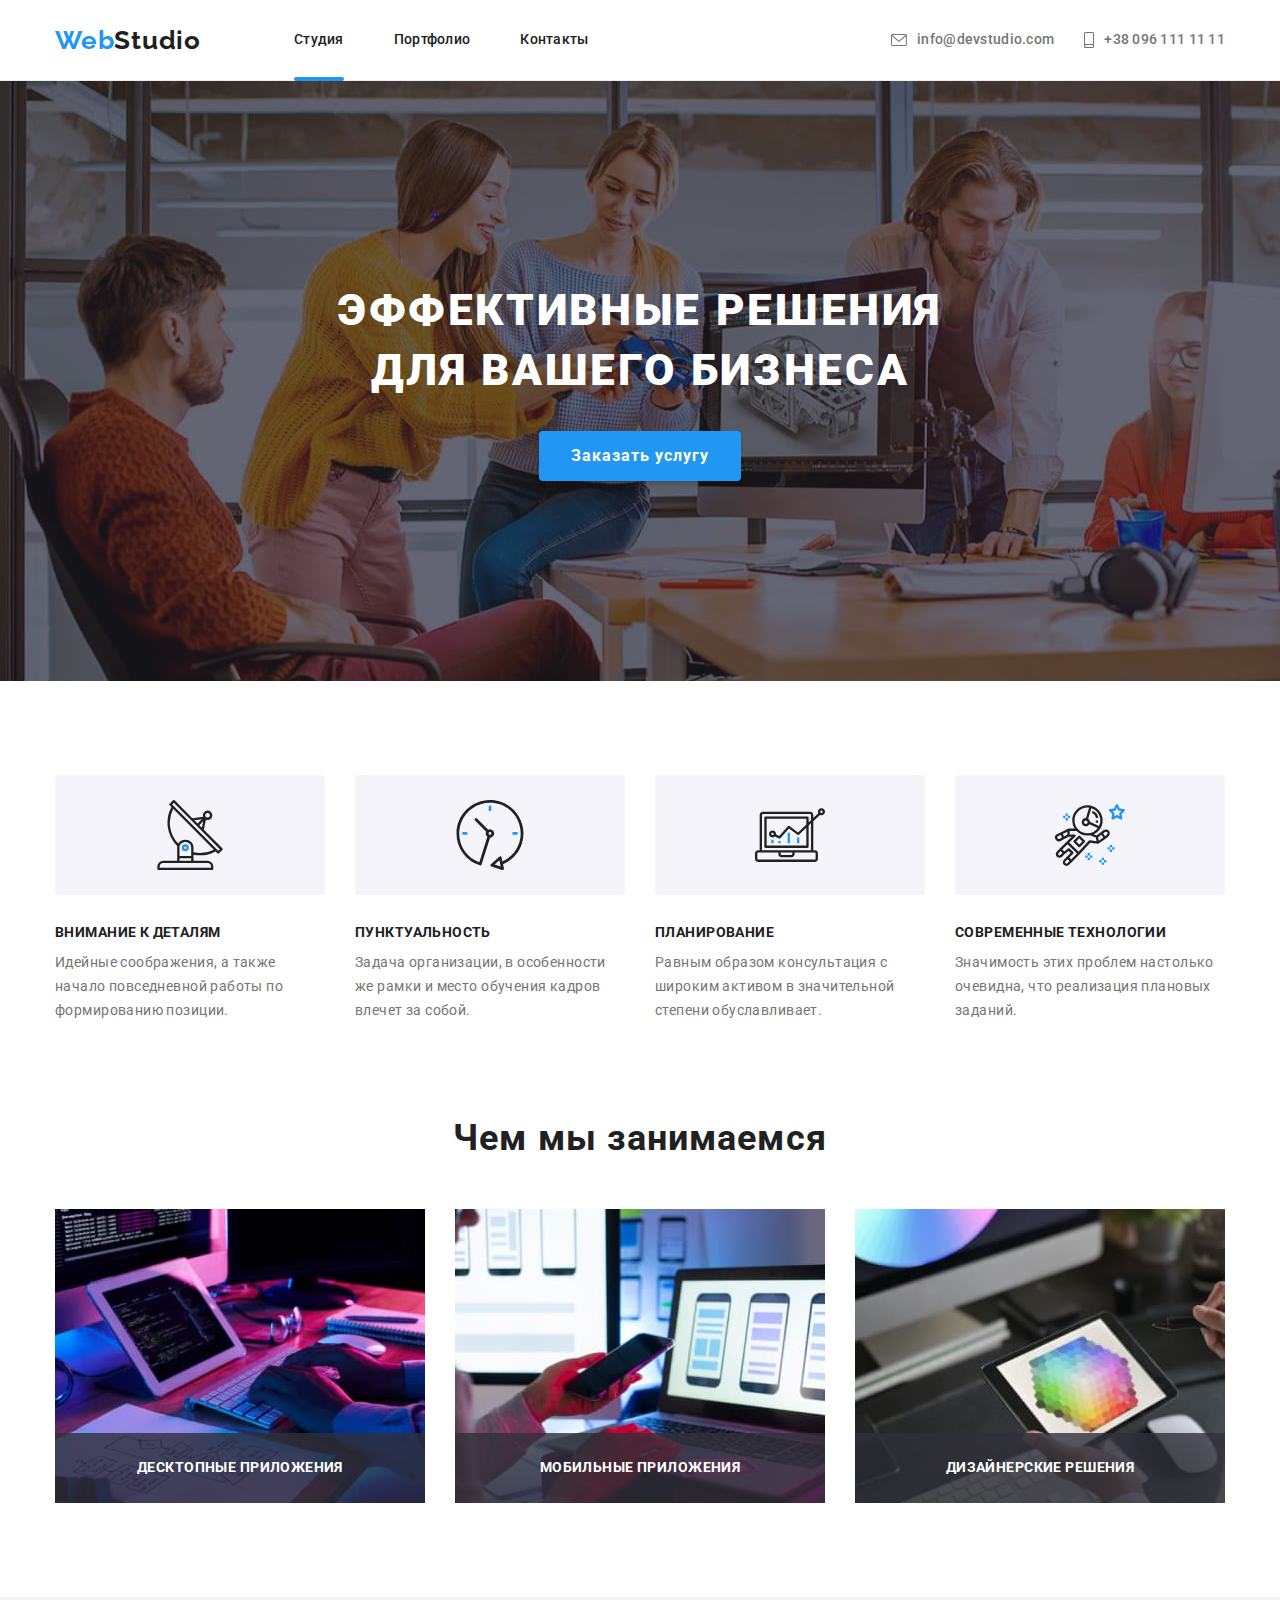
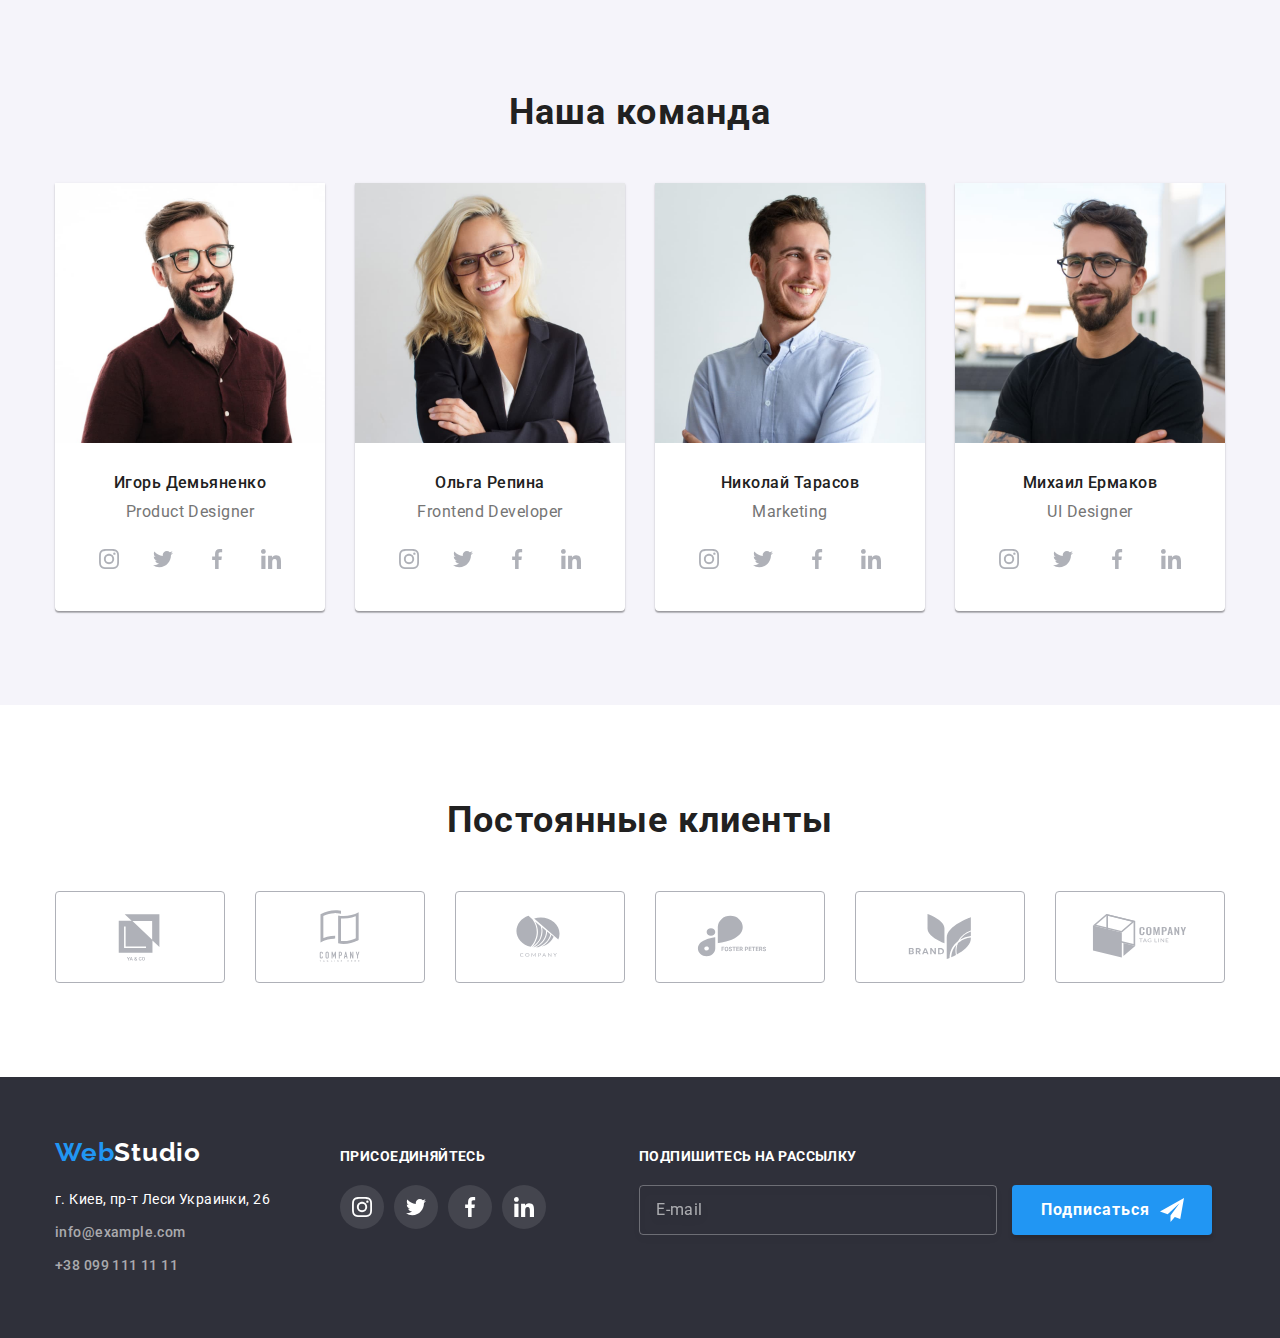
<file: index.html>
<!DOCTYPE html>
<html lang="ru">
  <head>
    <meta charset="UTF-8" />
    <meta http-equiv="X-UA-Compatible" content="IE=edge" />
    <meta name="viewport" content="width=device-width, initial-scale=1.0" />
    <title>Главная</title>
    <link
      href="https://fonts.googleapis.com/css2?family=Raleway:wght@700&family=Roboto:wght@400;500;700;900&display=swap"
      rel="stylesheet"
    />
    <link
      rel="stylesheet"
      href="https://cdnjs.cloudflare.com/ajax/libs/modern-normalize/1.1.0/modern-normalize.min.css"
    />
    <link rel="stylesheet" href="./css/styles.css" />
  </head>
  <body>
    <header>
      <div class="container main-nav">
        <a href="./index.html" class="logo"
          ><span class="logo-blue">Web</span>Studio</a
        >
        <nav>
          <ul class="list nav">
            <li class="item">
              <a href="./index.html" class="site-nav active">Студия</a>
            </li>
            <li class="item">
              <a href="./portfolio.html" class="site-nav">Портфолио</a>
            </li>
            <li class="item">
              <a href="" class="site-nav">Контакты</a>
            </li>
          </ul>
        </nav>

        <ul class="list contacts">
          <li class="item">
            <a href="mailto:info@devstudio.com" class="mail">
              <svg class="icon-mail" width="16" height="12">
                <use href="./images/icons.svg#icon-envelope"></use>
              </svg>
              info@devstudio.com</a
            >
          </li>
          <li class="item">
            <a href="tel:+380961111111" class="tel">
              <svg class="icon-tel" width="10" height="16">
                <use href="./images/icons.svg#icon-smartphone"></use>
              </svg>
              +38 096 111 11 11</a
            >
          </li>
        </ul>
      </div>
    </header>
    <main>
      <section class="hero section">
        <h1 class="hero-title">Эффективные решения для вашего бизнеса</h1>
        <button type="button" class="hero-button" data-modal-open>
          Заказать услугу
        </button>
      </section>
      <section class="section features">
        <div class="container">
          <!-- Скрытый заголовок -->
          <h2 class="visually-hidden">Наши приемущества</h2>
          <ul class="features-list">
            <li class="item">
              <div class="features-icon">
                <svg class="icon-antena" width="70" height="70">
                  <use href="./images/icons.svg#icon-antenna"></use>
                </svg>
              </div>
              <h3 class="features-title">Внимание к деталям</h3>
              <p class="features-text">
                Идейные соображения, а также начало повседневной работы по
                формированию позиции.
              </p>
            </li>
            <li class="item">
              <div class="features-icon">
                <svg class="icon-clock" width="70" height="70">
                  <use href="./images/icons.svg#icon-clock"></use>
                </svg>
              </div>
              <h3 class="features-title">Пунктуальность</h3>
              <p class="features-text">
                Задача организации, в особенности же рамки и место обучения
                кадров влечет за собой.
              </p>
            </li>
            <li class="item">
              <div class="features-icon">
                <svg class="icon-diagram" width="70" height="70">
                  <use href="./images/icons.svg#icon-diagram"></use>
                </svg>
              </div>
              <h3 class="features-title">Планирование</h3>
              <p class="features-text">
                Равным образом консультация с широким активом в значительной
                степени обуславливает.
              </p>
            </li>
            <li class="item">
              <div class="features-icon">
                <svg class="icon-astronaut" width="70" height="70">
                  <use href="./images/icons.svg#icon-astronaut"></use>
                </svg>
              </div>
              <h3 class="features-title">Современные технологии</h3>
              <p class="features-text">
                Значимость этих проблем настолько очевидна, что реализация
                плановых заданий.
              </p>
            </li>
          </ul>
        </div>
      </section>
      <section class="products section">
        <div class="container">
          <h2 class="products-title">Чем мы занимаемся</h2>
          <ul class="list products">
            <li class="item">
              <img
                class="products-image"
                src="./images/img-(1).jpg"
                alt="разработка програмного обеспечения"
                width="370"
              />
              <div class="products-text-box">
                <h3>Десктопные приложения</h3>
              </div>
            </li>
            <li class="item">
              <img
                class="products-image"
                src="./images/img-0.jpg"
                alt="демонстрация мобильного приложения"
                width="370"
              />
              <div class="products-text-box">
                <h3>Мобильные приложения</h3>
              </div>
            </li>
            <li class="item">
              <img
                class="products-image"
                src="./images/img-(2).jpg"
                alt="демонстрация графического решения"
                width="370"
              />
              <div class="products-text-box">
                <h3>Дизайнерские решения</h3>
              </div>
            </li>
          </ul>
        </div>
      </section>
      <section class="team section">
        <div class="container">
          <h2 class="team-main-title">Наша команда</h2>
          <ul class="list team">
            <li class="item">
              <img
                src="./images/img-(3).jpg"
                alt="фото дизайнера"
                width="270"
                class="team-image"
              />
              <div class="team-content">
                <h3 class="team-title">Игорь Демьяненко</h3>
                <p class="team-text">Product Designer</p>
                <ul class="teams-links-list">
                  <li class="links-list-item">
                    <a href="" class="team-link">
                      <svg class="team-icon" width="20" height="20">
                        <use href="./images/icons.svg#icon-instagram"></use>
                      </svg>
                    </a>
                  </li>
                  <li class="links-list-item">
                    <a href="" class="team-link">
                      <svg class="team-icon" width="20" height="20">
                        <use href="./images/icons.svg#icon-twitter"></use>
                      </svg>
                    </a>
                  </li>
                  <li class="links-list-item">
                    <a href="" class="team-link">
                      <svg class="team-icon" width="20" height="20">
                        <use href="./images/icons.svg#icon-facebook"></use>
                      </svg>
                    </a>
                  </li>
                  <li class="links-list-item">
                    <a href="" class="team-link">
                      <svg class="team-icon" width="20" height="20">
                        <use href="./images/icons.svg#icon-linkedin"></use>
                      </svg>
                    </a>
                  </li>
                </ul>
              </div>
            </li>
            <li class="item">
              <img
                src="./images/img-(4).jpg"
                alt="фото разроботчика"
                width="270"
                class="team-image"
              />
              <div class="team-content">
                <h3 class="team-title">Ольга Репина</h3>
                <p class="team-text">Frontend Developer</p>
                <ul class="teams-links-list">
                  <li class="links-list-item">
                    <a href="" class="team-link">
                      <svg class="team-icon" width="20" height="20">
                        <use href="./images/icons.svg#icon-instagram"></use>
                      </svg>
                    </a>
                  </li>
                  <li class="links-list-item">
                    <a href="" class="team-link">
                      <svg class="team-icon" width="20" height="20">
                        <use href="./images/icons.svg#icon-twitter"></use>
                      </svg>
                    </a>
                  </li>
                  <li class="links-list-item">
                    <a href="" class="team-link">
                      <svg class="team-icon" width="20" height="20">
                        <use href="./images/icons.svg#icon-facebook"></use>
                      </svg>
                    </a>
                  </li>
                  <li class="links-list-item">
                    <a href="" class="team-link">
                      <svg class="team-icon" width="20" height="20">
                        <use href="./images/icons.svg#icon-linkedin"></use>
                      </svg>
                    </a>
                  </li>
                </ul>
              </div>
            </li>
            <li class="item">
              <img
                src="./images/img-(5).jpg"
                alt="фото маркетолога"
                width="270"
                class="team-image"
              />
              <div class="team-content">
                <h3 class="team-title">Николай Тарасов</h3>
                <p class="team-text">Marketing</p>
                <ul class="teams-links-list">
                  <li class="links-list-item">
                    <a href="" class="team-link">
                      <svg class="team-icon" width="20" height="20">
                        <use href="./images/icons.svg#icon-instagram"></use>
                      </svg>
                    </a>
                  </li>
                  <li class="links-list-item">
                    <a href="" class="team-link">
                      <svg class="team-icon" width="20" height="20">
                        <use href="./images/icons.svg#icon-twitter"></use>
                      </svg>
                    </a>
                  </li>
                  <li class="links-list-item">
                    <a href="" class="team-link">
                      <svg class="team-icon" width="20" height="20">
                        <use href="./images/icons.svg#icon-facebook"></use>
                      </svg>
                    </a>
                  </li>
                  <li class="links-list-item">
                    <a href="" class="team-link">
                      <svg class="team-icon" width="20" height="20">
                        <use href="./images/icons.svg#icon-linkedin"></use>
                      </svg>
                    </a>
                  </li>
                </ul>
              </div>
            </li>
            <li class="item">
              <img
                src="./images/img-(6).jpg"
                alt="фото дизайнера"
                width="270"
                class="team-image"
              />
              <div class="team-content">
                <h3 class="team-title">Михаил Ермаков</h3>
                <p class="team-text">UI Designer</p>
                <ul class="teams-links-list">
                  <li class="links-list-item">
                    <a href="" class="team-link">
                      <svg class="team-icon" width="20" height="20">
                        <use href="./images/icons.svg#icon-instagram"></use>
                      </svg>
                    </a>
                  </li>
                  <li class="links-list-item">
                    <a href="" class="team-link">
                      <svg class="team-icon" width="20" height="20">
                        <use href="./images/icons.svg#icon-twitter"></use>
                      </svg>
                    </a>
                  </li>
                  <li class="links-list-item">
                    <a href="" class="team-link">
                      <svg class="team-icon" width="20" height="20">
                        <use href="./images/icons.svg#icon-facebook"></use>
                      </svg>
                    </a>
                  </li>
                  <li class="links-list-item">
                    <a href="" class="team-link">
                      <svg class="team-icon" width="20" height="20">
                        <use href="./images/icons.svg#icon-linkedin"></use>
                      </svg>
                    </a>
                  </li>
                </ul>
              </div>
            </li>
          </ul>
        </div>
      </section>
      <section class="clients section">
        <div class="container">
          <h2 class="clients-title">Постоянные клиенты</h2>
          <ul class="clients-list">
            <li class="clients-list-item">
              <a class="clients-link" href="">
                <svg class="clients-icon" width="106" height="60">
                  <use href="./images/icons.svg#icon-client-1"></use>
                </svg>
              </a>
            </li>
            <li class="clients-list-item">
              <a class="clients-link" href="">
                <svg class="clients-icon" width="106" height="60">
                  <use href="./images/icons.svg#icon-client-2"></use>
                </svg>
              </a>
            </li>
            <li class="clients-list-item">
              <a class="clients-link" href="">
                <svg class="clients-icon" width="106" height="60">
                  <use href="./images/icons.svg#icon-client-3"></use>
                </svg>
              </a>
            </li>
            <li class="clients-list-item">
              <a class="clients-link" href="">
                <svg class="clients-icon" width="106" height="60">
                  <use href="./images/icons.svg#icon-client-4"></use>
                </svg>
              </a>
            </li>
            <li class="clients-list-item">
              <a class="clients-link" href="">
                <svg class="clients-icon" width="106" height="60">
                  <use href="./images/icons.svg#icon-client-5"></use>
                </svg>
              </a>
            </li>
            <li class="clients-list-item">
              <a class="clients-link" href="">
                <svg class="clients-icon" width="106" height="60">
                  <use href="./images/icons.svg#icon-client-6"></use>
                </svg>
              </a>
            </li>
          </ul>
        </div>
      </section>
    </main>
    <footer>
      <div class="container footer">
        <div class="adress-cotain">
          <a href="" class="logo-footer"
            ><span class="logo-blue">Web</span>Studio</a
          >
          <address class="adress">
            г. Киев, пр-т Леси Украинки, 26
            <a href="mailto:info@example.com" class="mail">info@example.com</a>
            <a href="tel:+380991111111" class="tel">+38 099 111 11 11</a>
          </address>
        </div>
        <div class="footer-join">
          <b class="footer-join-title">присоединяйтесь</b>
          <ul class="join-links-list">
            <li class="join-list-item">
              <a href="" class="join-link">
                <svg class="join-icon" width="20" height="20">
                  <use href="./images/icons.svg#icon-instagram"></use>
                </svg>
              </a>
            </li>
            <li class="join-list-item">
              <a href="" class="join-link">
                <svg class="join-icon" width="20" height="20">
                  <use href="./images/icons.svg#icon-twitter"></use>
                </svg>
              </a>
            </li>
            <li class="join-list-item">
              <a href="" class="join-link">
                <svg class="join-icon" width="20" height="20">
                  <use href="./images/icons.svg#icon-facebook"></use>
                </svg>
              </a>
            </li>
            <li class="join-list-item">
              <a href="" class="join-link">
                <svg class="join-icon" width="20" height="20">
                  <use href="./images/icons.svg#icon-linkedin"></use>
                </svg>
              </a>
            </li>
          </ul>
        </div>
        <div class="form-group" role="group" aria-labelledby="subscribe-form">
          <form name="subscribe-form">
            <b class="subscribe-text">Подпишитесь на рассылку</b>
            <input
              class="subscribe-email"
              type="email"
              name="email"
              placeholder="E-mail"
            />
            <button type="submit" class="subscribe-button">
              Подписаться
              <svg class="submit-icon" width="24" height="24">
                <use href="./images/icons.svg#icon-icon-send"></use>
              </svg>
            </button>
          </form>
        </div>
      </div>
    </footer>

    <div class="backdrop is-hidden" data-modal>
      <div class="modal">
        <button type="button" class="modal-close" data-modal-close>
          <svg class="modal-close-icon" width="18" height="18">
            <use href="./images/icons.svg#icon-close-black"></use>
          </svg>
        </button>

        <form class="request-form">
          <b class="request-title">Оставьте свои данные, мы вам перезвоним</b>
          <div class="form-field">
            <label class="request-name-label" for="name">Имя</label>
            <input
              class="request-name-input"
              type="text"
              name="name"
              id="name"
            />
            <svg class="request-name-icon" width="18" height="18">
              <use href="./images/icons.svg#icon-person-black"></use>
            </svg>
          </div>

          <div class="form-field">
            <label class="request-tel-label" for="tel">Телефон</label>
            <input class="request-tel-input" type="tel" id="tel" name="tel" />
            <svg class="request-tel-icon" width="18" height="18">
              <use href="./images/icons.svg#icon-phone-black"></use>
            </svg>
          </div>

          <div class="form-field">
            <label class="request-email-label" for="email">Почта</label>
            <input
              class="request-email-input"
              type="email"
              id="email"
              name="email"
            />
            <svg class="request-email-icon" width="18" height="18">
              <use href="./images/icons.svg#icon-email-black"></use>
            </svg>
          </div>

          <label class="request-comment-label" for="comment">Комментарий</label>
          <textarea
            class="request-comment-area"
            name="comment"
            id="comment"
            rows="8"
            placeholder="Введите текст"
          ></textarea>

          <label class="request-privacy-label"
            ><input
              class="request-privacy-input visually-hidden"
              type="checkbox"
              name="privacy"
              value="agree"
            />
            <span class="request-privacy-icon">
              <svg class="checkbox-icon" width="16" height="15">
                <use href="./images/icons.svg#icon-checkbox"></use>
              </svg>
            </span>
            <span class="request-privacy-checked">
              <svg class="checkbox-checked-icon" width="16" height="15">
                <use href="./images/icons.svg#icon-icon-check"></use>
              </svg>
            </span>

            Соглашаюсь с рассылкой и принимаю
            <a href="">Условия договора</a></label
          >

          <button class="request-button" type="submit">Отправить</button>
        </form>
      </div>
    </div>

    <script src="./js/modal.js"></script>
  </body>
</html>
</file>
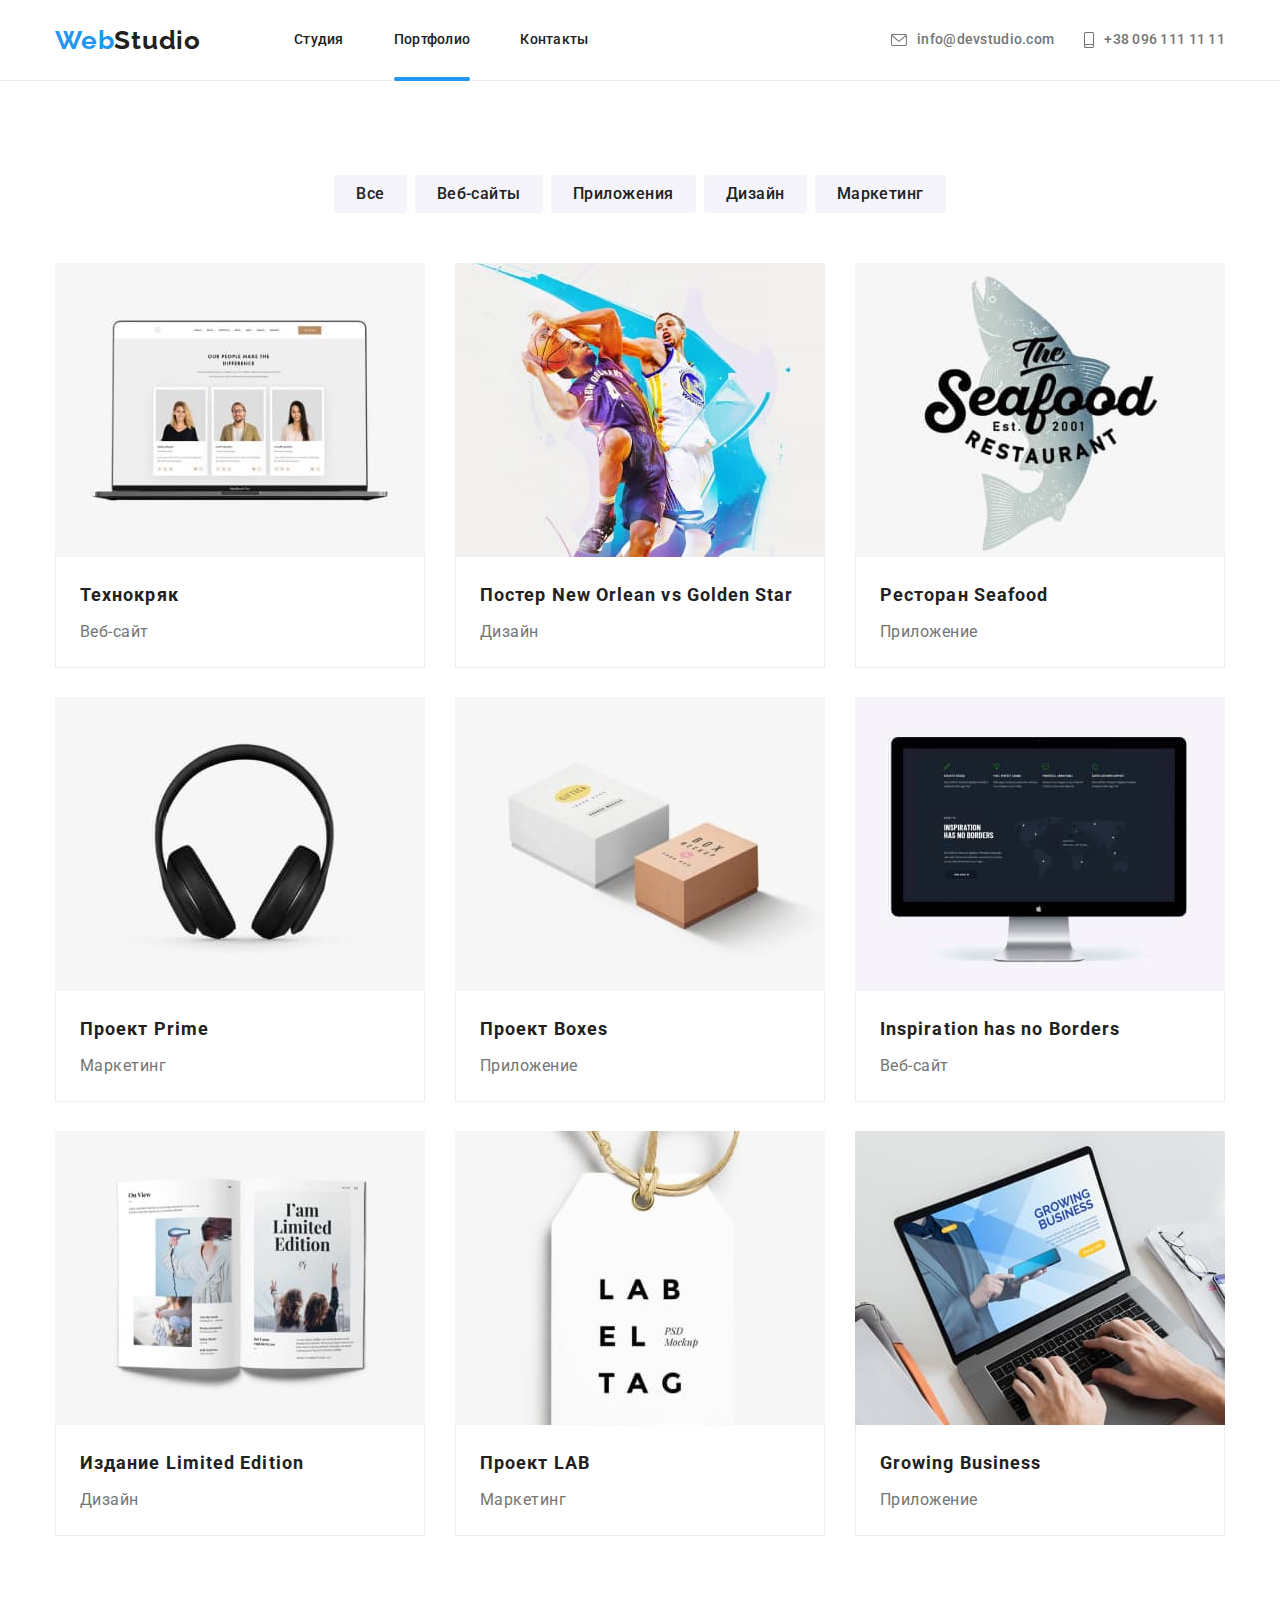
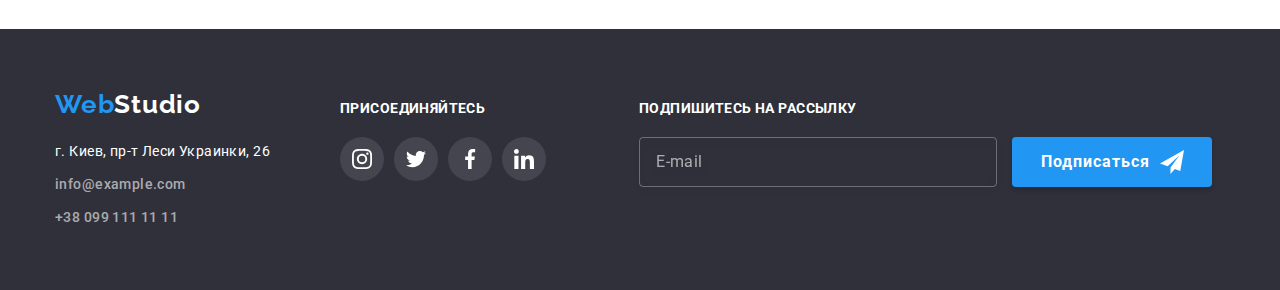
<file: portfolio.html>
<!DOCTYPE html>
<html lang="en">
  <head>
    <meta charset="UTF-8" />
    <meta http-equiv="X-UA-Compatible" content="IE=edge" />
    <meta name="viewport" content="width=device-width, initial-scale=1.0" />
    <title>Портфолио</title>
    <link
      href="https://fonts.googleapis.com/css2?family=Raleway:wght@700&family=Roboto:wght@400;500;700;900&display=swap"
      rel="stylesheet"
    />
    <link
      rel="stylesheet"
      href="https://cdnjs.cloudflare.com/ajax/libs/modern-normalize/1.1.0/modern-normalize.min.css"
    />
    <link rel="stylesheet" href="./css/styles.css" />
  </head>
  <body>
    <header>
      <div class="container main-nav">
        <a href="./index.html" class="logo"
          ><span class="logo-blue">Web</span>Studio</a
        >
        <nav>
          <ul class="list nav">
            <li class="item">
              <a href="./index.html" class="site-nav">Студия</a>
            </li>
            <li class="item">
              <a href="./portfolio.html" class="site-nav active">Портфолио</a>
            </li>
            <li class="item">
              <a href="" class="site-nav">Контакты</a>
            </li>
          </ul>
        </nav>

        <ul class="list contacts">
          <li class="item">
            <a href="mailto:info@devstudio.com" class="mail">
              <svg class="icon-mail" width="16" height="12">
                <use href="./images/icons.svg#icon-envelope"></use>
              </svg>
              info@devstudio.com</a
            >
          </li>
          <li class="item">
            <a href="tel:+380961111111" class="tel">
              <svg class="icon-tel" width="10" height="16">
                <use href="./images/icons.svg#icon-smartphone"></use>
              </svg>
              +38 096 111 11 11</a
            >
          </li>
        </ul>
      </div>
    </header>

    <main>
      <section class="section">
        <div class="container">
          <!-- Hidden title -->
          <h1 class="visually-hidden">Портфолио</h1>

          <ul class="button-list">
            <li class="item">
              <button type="button" class="portfolio-button">Все</button>
            </li>
            <li class="item">
              <button type="button" class="portfolio-button">Веб-сайты</button>
            </li>
            <li class="item">
              <button type="button" class="portfolio-button">Приложения</button>
            </li>
            <li class="item">
              <button type="button" class="portfolio-button">Дизайн</button>
            </li>
            <li class="item">
              <button type="button" class="portfolio-button">Маркетинг</button>
            </li>
          </ul>

          <ul class="portfolio-list">
            <li class="item">
              <div class="portfolio-thumb">
                <img
                  src="./images/portf-1.jpg"
                  alt="Картинка веб-сайта"
                  width="370"
                  class="porfolio-image"
                />
                <div class="overlay">
                  <p>
                    Ресурс предлагает комплексные предложения с разным уровнем
                    функционала и сервисов. Все это позволит посетителю получить
                    исчерпывающие сведения о компании или частном лице.
                  </p>
                </div>
              </div>

              <div class="content-in-border">
                <h2 class="portfolio-list-title">Технокряк</h2>
                <p class="portfolio-list-text">Веб-сайт</p>
              </div>
            </li>
            <li class="item">
              <div class="portfolio-thumb">
                <img
                  src="./images/portf-2.jpg"
                  alt="Пример постера"
                  width="370"
                  class="porfolio-image"
                />
                <div class="overlay">
                  <p>
                    Ресурс предлагает комплексные предложения с разным уровнем
                    функционала и сервисов. Все это позволит посетителю получить
                    исчерпывающие сведения о компании или частном лице.
                  </p>
                </div>
              </div>

              <div class="content-in-border">
                <h2 class="portfolio-list-title">
                  Постер New Orlean vs Golden Star
                </h2>
                <p class="portfolio-list-text">Дизайн</p>
              </div>
            </li>
            <li class="item">
              <div class="portfolio-thumb">
                <img
                  src="./images/portf-3.jpg"
                  alt="Логотип ресторана"
                  width="370"
                  class="porfolio-image"
                />
                <div class="overlay">
                  <p>
                    Ресурс предлагает комплексные предложения с разным уровнем
                    функционала и сервисов. Все это позволит посетителю получить
                    исчерпывающие сведения о компании или частном лице.
                  </p>
                </div>
              </div>

              <div class="content-in-border">
                <h2 class="portfolio-list-title">Ресторан Seafood</h2>
                <p class="portfolio-list-text">Приложение</p>
              </div>
            </li>
            <li class="item">
              <div class="portfolio-thumb">
                <img
                  src="./images/portf-4.jpg"
                  alt="Изображение наушников"
                  width="370"
                  class="porfolio-image"
                />
                <div class="overlay">
                  <p>
                    Ресурс предлагает комплексные предложения с разным уровнем
                    функционала и сервисов. Все это позволит посетителю получить
                    исчерпывающие сведения о компании или частном лице.
                  </p>
                </div>
              </div>

              <div class="content-in-border">
                <h2 class="portfolio-list-title">Проект Prime</h2>
                <p class="portfolio-list-text">Маркетинг</p>
              </div>
            </li>
            <li class="item">
              <div class="portfolio-thumb">
                <img
                  src="./images/portf-5.jpg"
                  alt="Изображение коробочек"
                  width="370"
                  class="porfolio-image"
                />
                <div class="overlay">
                  <p>
                    Ресурс предлагает комплексные предложения с разным уровнем
                    функционала и сервисов. Все это позволит посетителю получить
                    исчерпывающие сведения о компании или частном лице.
                  </p>
                </div>
              </div>

              <div class="content-in-border">
                <h2 class="portfolio-list-title">Проект Boxes</h2>
                <p class="portfolio-list-text">Приложение</p>
              </div>
            </li>
            <li class="item">
              <div class="portfolio-thumb">
                <img
                  src="./images/portf-6.jpg"
                  alt="Илюстрация веб-сайта"
                  width="370"
                  class="porfolio-image"
                />
                <div class="overlay">
                  <p>
                    Ресурс предлагает комплексные предложения с разным уровнем
                    функционала и сервисов. Все это позволит посетителю получить
                    исчерпывающие сведения о компании или частном лице.
                  </p>
                </div>
              </div>

              <div class="content-in-border">
                <h2 class="portfolio-list-title">Inspiration has no Borders</h2>
                <p class="portfolio-list-text">Веб-сайт</p>
              </div>
            </li>
            <li class="item">
              <div class="portfolio-thumb">
                <img
                  src="./images/portf-7.jpg"
                  alt="Изображение журнала"
                  width="370"
                  class="porfolio-image"
                />
                <div class="overlay">
                  <p>
                    Ресурс предлагает комплексные предложения с разным уровнем
                    функционала и сервисов. Все это позволит посетителю получить
                    исчерпывающие сведения о компании или частном лице.
                  </p>
                </div>
              </div>

              <div class="content-in-border">
                <h2 class="portfolio-list-title">Издание Limited Edition</h2>
                <p class="portfolio-list-text">Дизайн</p>
              </div>
            </li>
            <li class="item">
              <div class="portfolio-thumb">
                <img
                  src="./images/portf-8.jpg"
                  alt="Изображение бирки"
                  width="370"
                  class="porfolio-image"
                />
                <div class="overlay">
                  <p>
                    Ресурс предлагает комплексные предложения с разным уровнем
                    функционала и сервисов. Все это позволит посетителю получить
                    исчерпывающие сведения о компании или частном лице.
                  </p>
                </div>
              </div>

              <div class="content-in-border">
                <h2 class="portfolio-list-title">Проект LAB</h2>
                <p class="portfolio-list-text">Маркетинг</p>
              </div>
            </li>
            <li class="item">
              <div class="portfolio-thumb">
                <img
                  src="./images/portf-9.jpg"
                  alt="Изибражение приложения на лептопе"
                  width="370"
                  class="porfolio-image"
                />
                <div class="overlay">
                  <p>
                    Ресурс предлагает комплексные предложения с разным уровнем
                    функционала и сервисов. Все это позволит посетителю получить
                    исчерпывающие сведения о компании или частном лице.
                  </p>
                </div>
              </div>

              <div class="content-in-border">
                <h2 class="portfolio-list-title">Growing Business</h2>
                <p class="portfolio-list-text">Приложение</p>
              </div>
            </li>
          </ul>
        </div>
      </section>
    </main>

    <footer>
      <div class="container footer">
        <div class="adress-cotain">
          <a href="" class="logo-footer"
            ><span class="logo-blue">Web</span>Studio</a
          >
          <address class="adress">
            г. Киев, пр-т Леси Украинки, 26
            <a href="mailto:info@example.com" class="mail">info@example.com</a>
            <a href="tel:+380991111111" class="tel">+38 099 111 11 11</a>
          </address>
        </div>
        <div class="footer-join">
          <b class="footer-join-title">присоединяйтесь</b>
          <ul class="join-links-list">
            <li class="join-list-item">
              <a href="" class="join-link">
                <svg class="join-icon" width="20" height="20">
                  <use href="./images/icons.svg#icon-instagram"></use>
                </svg>
              </a>
            </li>
            <li class="join-list-item">
              <a href="" class="join-link">
                <svg class="join-icon" width="20" height="20">
                  <use href="./images/icons.svg#icon-twitter"></use>
                </svg>
              </a>
            </li>
            <li class="join-list-item">
              <a href="" class="join-link">
                <svg class="join-icon" width="20" height="20">
                  <use href="./images/icons.svg#icon-facebook"></use>
                </svg>
              </a>
            </li>
            <li class="join-list-item">
              <a href="" class="join-link">
                <svg class="join-icon" width="20" height="20">
                  <use href="./images/icons.svg#icon-linkedin"></use>
                </svg>
              </a>
            </li>
          </ul>
        </div>
        <div class="form-group" role="group" aria-labelledby="subscribe-form">
          <form name="subscribe-form">
            <b class="subscribe-text">Подпишитесь на рассылку</b>
            <input
              class="subscribe-email"
              type="email"
              name="email"
              placeholder="E-mail"
            />
            <button type="submit" class="subscribe-button">
              Подписаться
              <svg class="submit-icon" width="24" height="24">
                <use href="./images/icons.svg#icon-icon-send"></use>
              </svg>
            </button>
          </form>
        </div>
      </div>
    </footer>
  </body>
</html>
</file>
<file: css/styles.css>
/* palette */

:root {
  --main-white-color: #ffffff;
  --main-text-color: #757575;
  --main-title-color: #212121;
  --main-accent-color: #2196f3;
}

body {
  background-color: var(--main-white-color);
  color: var(--main-text-color);
  font-family: "Roboto", sans-serif;
  font-size: 14px;
}

h1,
h2,
h3,
h4,
p {
  margin-top: 0;
  margin-bottom: 0;
}

.visually-hidden {
  position: absolute;
  width: 1px;
  height: 1px;
  margin: -1px;
  border: 0;
  padding: 0;
  white-space: nowrap;
  clip-path: inset(100%);
  clip: rect(0 0 0 0);
  overflow: hidden;
}

header {
  border-bottom: 1px solid #ececec;
}

/* container */

.container {
  width: 1200px;
  padding-left: 15px;
  padding-right: 15px;
  margin-left: auto;
  margin-right: auto;
}

.section {
  padding-top: 94px;
  padding-bottom: 94px;
}

/* Logo */

.logo {
  color: var(--main-title-color);
  margin-right: 93px;
}
.logo,
.logo-footer {
  font-weight: 700;
  font-size: 26px;
  line-height: 1.19;
  text-decoration: none;
  font-family: "Raleway", sans-serif;
  letter-spacing: 0.03em;
}
.logo-blue {
  color: var(--main-accent-color);
}
.logo-footer {
  color: var(--main-white-color);
  margin-bottom: 20px;
  display: inline-block;
}

.list,
.features-list,
.portfolio-list,
.button-list,
.teams-links-list,
.clients-list,
.join-links-list {
  list-style: none;
  margin-top: 0;
  margin-bottom: 0;
  padding-left: 0;
}

/* site-nav */

.site-nav,
.mail,
.tel {
  text-decoration: none;
  line-height: 1.14;
  letter-spacing: 0.02em;
  font-weight: 500;
}
.site-nav {
  color: var(--main-title-color);
  padding-top: 32px;
  padding-bottom: 32px;

  display: block;

  transition: color 250ms cubic-bezier(0.4, 0, 0.2, 1);
}

.active {
  position: relative;
}
.active::after {
  position: absolute;
  bottom: -1px;

  content: "";
  display: block;
  width: 100%;
  height: 4px;
  border-radius: 2px;
  background-color: var(--main-accent-color);
}
.list.contacts {
  margin-left: auto;
}

.list.contacts .item + .item {
  margin-left: 30px;
}

.mail,
.tel {
  color: var(--main-text-color);
  padding-top: 32px;
  padding-bottom: 32px;
  display: flex;
  align-items: center;

  transition: color 250ms cubic-bezier(0.4, 0, 0.2, 1);
}

.icon-tel,
.icon-mail {
  margin-right: 10px;
  fill: currentColor;
}

.adress .mail,
.adress .tel {
  line-height: 1.71;
  letter-spacing: 0.03em;
  color: rgba(255, 255, 255, 0.6);
  display: block;
  margin-top: 9px;
  padding: 0;
}

.site-nav:hover,
.mail:hover,
.tel:hover,
.site-nav:focus,
.mail:focus,
.tel:focus {
  color: var(--main-accent-color);
}

.list.nav,
.list.contacts {
  display: flex;
}

.list.nav .item:not(:last-child) {
  margin-right: 50px;
}

.main-nav {
  display: flex;
  align-items: center;
}

/* hero */

.hero {
  background-image: linear-gradient(
      to right,
      rgba(47, 48, 58, 0.4),
      rgba(47, 48, 58, 0.4)
    ),
    url(../images/hero-img.jpg);
  background-color: #2f303a;
  text-align: center;
}

.hero.section {
  padding-top: 200px;
  padding-bottom: 200px;
  max-width: 1600px;
  margin-left: auto;
  margin-right: auto;
}

.hero-title {
  font-weight: 900;
  font-size: 44px;
  line-height: 1.36;
  max-width: 696px;

  letter-spacing: 0.06em;
  text-transform: uppercase;

  color: var(--main-white-color);
  margin-bottom: 30px;
  margin-left: auto;
  margin-right: auto;
}
.hero-button {
  background-color: var(--main-accent-color);
  color: var(--main-white-color);

  font-family: "Roboto", sans-serif;
  font-weight: 700;
  font-size: 16px;
  line-height: 1.88;
  letter-spacing: 0.06em;
  padding: 10px 32px;

  cursor: pointer;
  box-shadow: 0px 4px 4px rgba(0, 0, 0, 0.15);
  border-radius: 4px;
  border: none;
}

/* features */

.features-list {
  display: flex;
}

.section.features {
  padding-bottom: 0;
}

.features-list .item + .item {
  margin-left: 30px;
}
.features-list .item {
  max-width: 270px;
}

.features-title {
  font-size: 14px;
  line-height: 1.14;
  letter-spacing: 0.03em;
  text-transform: uppercase;
  color: var(--main-title-color);
  margin-bottom: 10px;
}
.features-text {
  line-height: 1.71;
  letter-spacing: 0.03em;
}

.features-icon {
  background: #f5f4fa;
  border-radius: 4px;
  height: 120px;

  margin-bottom: 30px;
  display: flex;
  justify-content: center;
  align-items: center;
}
/* products */

.list.products {
  display: flex;
}

.list.products .item:not(:last-child) {
  margin-right: 30px;
}

.list.products .item {
  position: relative;
}

.products-title,
.team-main-title {
  font-size: 36px;
  line-height: 1.17;
  text-align: center;
  letter-spacing: 0.03em;
  color: var(--main-title-color);
  margin-bottom: 50px;
}

.products-image {
  display: block;
}

.products-text-box {
  position: absolute;
  bottom: 0;
  right: 0;

  width: 100%;

  padding-top: 27px;
  padding-bottom: 27px;

  background-color: rgba(47, 48, 58, 0.8);
  text-align: center;
}
.products-text-box > h3 {
  font-size: 14px;
  line-height: 1.14;
  letter-spacing: 0.03em;
  text-transform: uppercase;
  color: var(--main-white-color);
}

/* team */

.team.section {
  background: #f5f4fa;
}

.team.list {
  display: flex;
}
.team.list .item:not(:last-child) {
  margin-right: 30px;
}
.team.list .item {
  background-color: var(--main-white-color);
  text-align: center;
  box-shadow: 0px 1px 3px rgba(0, 0, 0, 0.12), 0px 1px 1px rgba(0, 0, 0, 0.14),
    0px 2px 1px rgba(0, 0, 0, 0.2);
  border-radius: 0px 0px 4px 4px;
}

.team-title {
  font-weight: 500;
  font-size: 16px;
  line-height: 1.19;
  letter-spacing: 0.03em;
  color: var(--main-title-color);
  margin-bottom: 10px;
}
.team-text {
  font-size: 16px;
  line-height: 1.19;
  letter-spacing: 0.03em;
}

.team-image {
  display: block;
}

.team-content {
  padding-top: 30px;
  padding-bottom: 30px;
}
.teams-links-list {
  display: flex;
  margin-left: 32px;
  margin-right: 32px;
  margin-top: 16px;
}

.teams-links-list li:not(:last-child) {
  margin-right: 10px;
}

.team-link {
  width: 44px;
  height: 44px;
  border-radius: 50%;

  display: flex;
  align-items: center;
  justify-content: center;

  color: #afb1b8;

  transition: color 250ms cubic-bezier(0.4, 0, 0.2, 1),
    background-color 250ms cubic-bezier(0.4, 0, 0.2, 1);
}

.team-link:hover,
.team-link:focus {
  background-color: var(--main-accent-color);
  color: var(--main-white-color);
}

.team-icon {
  fill: currentColor;
}

/* clients */

.clients-title {
  font-size: 36px;
  line-height: 1.17;
  text-align: center;
  letter-spacing: 0.03em;

  margin-bottom: 50px;

  color: var(--main-title-color);
}

.clients-list {
  display: flex;
}

.clients-list-item:not(:last-child) {
  margin-right: 30px;
}
.clients-link {
  width: 170px;
  height: 92px;
  display: flex;
  align-items: center;
  justify-content: center;

  color: #afb1b8;

  border: 1px solid #afb1b8;
  border-radius: 4px;

  transition: color 250ms cubic-bezier(0.4, 0, 0.2, 1),
    border 250ms cubic-bezier(0.4, 0, 0.2, 1);
}

.clients-link:hover,
.clients-link:focus {
  border: 1px solid var(--main-accent-color);
  color: var(--main-accent-color);
}

.clients-icon {
  fill: currentColor;
}

/* footer */

footer {
  background-color: #2f303a;
  padding-top: 60px;
  padding-bottom: 60px;
}

.footer {
  display: flex;
  align-items: baseline;
}

.adress-cotain {
  margin-right: 70px;
}

.adress {
  line-height: 1.71;
  letter-spacing: 0.03em;
  color: var(--main-white-color);
  font-style: normal;
}

/* join-links */

.footer-join-title {
  font-size: 14px;
  line-height: 1.14;
  letter-spacing: 0.03em;
  text-transform: uppercase;
  display: block;

  color: var(--main-white-color);

  margin-bottom: 20px;
}

.join-links-list {
  display: flex;
}

.join-list-item:not(:last-child) {
  margin-right: 10px;
}

.join-link {
  width: 44px;
  height: 44px;
  border-radius: 50%;

  display: flex;
  align-items: center;
  justify-content: center;

  background-color: rgba(255, 255, 255, 0.1);

  transition: background-color 250ms cubic-bezier(0.4, 0, 0.2, 1);
}

.join-link:hover,
.join-link:focus {
  background-color: var(--main-accent-color);
  color: var(--main-white-color);
}

.join-icon {
  fill: var(--main-white-color);
}

/* subscribe form */

.form-group {
  margin-left: 93px;
}

.subscribe-text {
  display: block;
  margin-bottom: 20px;

  line-height: 1.14;
  letter-spacing: 0.03em;
  text-transform: uppercase;
  color: var(--main-white-color);
}

.subscribe-email {
  margin-right: 12px;
  width: 358px;
  height: 50px;
  display: inline-flex;
  align-items: center;
  padding-left: 16px;

  color: var(--main-white-color);
  font-size: 16px;
  line-height: 1.25;
  letter-spacing: 0.03em;

  background-color: transparent;

  border: 1px solid rgba(255, 255, 255, 0.3);
  filter: drop-shadow(0px 4px 4px rgba(0, 0, 0, 0.15));
  border-radius: 4px;
}

.subscribe-email::placeholder {
  font-size: 16px;
  line-height: 1.25;

  letter-spacing: 0.03em;

  color: rgba(255, 255, 255, 0.6);
}

.subscribe-button {
  display: inline-flex;
  align-items: center;
  text-align: center;
  width: 200px;
  height: 50px;
  padding-left: 29px;
  background: var(--main-accent-color);
  box-shadow: 0px 4px 4px rgba(0, 0, 0, 0.15);
  border-radius: 4px;
  border: none;

  font-weight: 700;
  font-size: 16px;
  line-height: 1.88;
  letter-spacing: 0.06em;

  color: var(--main-white-color);
}

.submit-icon {
  margin-left: 10px;
}
/* modal */

.backdrop {
  position: fixed;
  top: 0;
  left: 0;

  width: 100%;
  height: 100%;

  background-color: rgba(0, 0, 0, 0.2);
  opacity: 1;

  transition: opacity 250ms cubic-bezier(0.4, 0, 0.2, 1);
}

.backdrop.is-hidden {
  opacity: 0;
  pointer-events: none;
}

.backdrop.is-hidden .modal {
  transform: translate(-50%, -50%) scale(1.2);
  opacity: 0;
}
.modal {
  position: absolute;
  top: 50%;
  left: 50%;

  max-width: 528px;

  padding: 40px;
  display: flex;

  background-color: var(--main-white-color);
  box-shadow: 0px 1px 3px rgba(0, 0, 0, 0.12), 0px 1px 1px rgba(0, 0, 0, 0.14),
    0px 2px 1px rgba(0, 0, 0, 0.2);
  border-radius: 4px;

  transform: translate(-50%, -50%) scale(1);
  opacity: 1;
  transition: transform 250ms cubic-bezier(0.4, 0, 0.2, 1),
    opacity 250ms cubic-bezier(0.4, 0, 0.2, 1);
}

.modal-close {
  position: absolute;
  top: 8px;
  right: 8px;

  display: flex;
  align-items: center;
  justify-content: center;

  height: 30px;
  width: 30px;
  border-radius: 50%;
  border: 1px solid rgba(0, 0, 0, 0.1);
  background-color: var(--main-white-color);
  cursor: pointer;

  color: var(--main-title-color);

  transition: color 250ms cubic-bezier(0.4, 0, 0.2, 1);
}

.modal-close-icon {
  fill: currentColor;
}

.modal-close:hover,
.modal-close:focus {
  color: var(--main-accent-color);
}

.request-title {
  font-weight: 700;
  font-size: 20px;
  line-height: 1.15;
  letter-spacing: 0.03em;
  display: block;

  margin-bottom: 12px;

  color: var(--main-title-color);
}

.request-name-label,
.request-tel-label,
.request-email-label,
.request-comment-label {
  display: block;

  font-size: 12px;
  line-height: 1.17;
  letter-spacing: 0.01em;
  color: var(--main-text-color);

  margin-bottom: 4px;
}

.request-name-input,
.request-tel-input,
.request-email-input {
  height: 40px;
  border: 1px solid rgba(33, 33, 33, 0.2);
  border-radius: 4px;
  width: 100%;
  padding-left: 42px;

  outline: none;

  transition: outline 250ms cubic-bezier(0.4, 0, 0.2, 1),
    border 250ms cubic-bezier(0.4, 0, 0.2, 1);
}

.request-name-input:focus,
.request-tel-input:focus,
.request-email-input:focus {
  border: 1px solid var(--main-accent-color);
  outline: 1px solid var(--main-accent-color);
}
.form-field {
  position: relative;
  margin-bottom: 10px;

  color: var(--main-title-color);
}

.request-name-icon,
.request-tel-icon,
.request-email-icon {
  position: absolute;
  bottom: 11px;
  left: 12px;
  transition: fill 250ms cubic-bezier(0.4, 0, 0.2, 1);
}

.request-name-input:focus + .request-name-icon,
.request-tel-input:focus + .request-tel-icon,
.request-email-input:focus + .request-email-icon {
  fill: var(--main-accent-color);
}

.request-comment-area {
  max-height: 120px;
  width: 100%;
  padding: 12px 16px;
  resize: none;
  margin-bottom: 20px;

  border: 1px solid rgba(33, 33, 33, 0.2);
  border-radius: 4px;

  transition: border 250ms cubic-bezier(0.4, 0, 0.2, 1),
    outline 250ms cubic-bezier(0.4, 0, 0.2, 1);
}

.request-comment-area:focus {
  border: 1px solid var(--main-accent-color);
  outline: 1px solid var(--main-accent-color);
}

.request-comment-area::placeholder {
  font-size: 12px;
  line-height: 1.67;
  letter-spacing: 0.01em;

  color: rgba(117, 117, 117, 0.5);
}

.request-privacy-label {
  position: relative;

  display: flex;
  align-items: center;

  line-height: 1.71;
  letter-spacing: 0.03em;

  margin-bottom: 30px;
  margin-left: 12px;

  cursor: pointer;
}
.request-privacy-label > a {
  color: var(--main-accent-color);
  margin-left: 2px;
}

.request-privacy-icon {
  position: relative;
  top: -2px;

  opacity: 1;

  width: 16px;
  height: 15px;
  display: block;

  margin-right: 8.38px;

  transition: opacity 250ms cubic-bezier(0.4, 0, 0.2, 1);
}

.request-privacy-checked {
  position: absolute;
  top: 2px;

  width: 16px;
  height: 15px;
  display: block;

  margin-right: 7px;
  opacity: 0;

  transition: opacity 250ms cubic-bezier(0.4, 0, 0.2, 1);
}

.request-privacy-input:checked + .request-privacy-icon {
  opacity: 0;
}

.request-privacy-input:checked ~ .request-privacy-checked {
  opacity: 1;
}
.request-button {
  display: block;
  width: 200px;
  height: 50px;

  font-weight: 700;
  font-size: 16px;
  line-height: 1.88;

  letter-spacing: 0.06em;
  color: var(--main-white-color);

  background-color: var(--main-accent-color);
  box-shadow: none;
  border-radius: 4px;
  border: none;
  margin: 0 auto;

  transition: box-shadow 250ms cubic-bezier(0.4, 0, 0.2, 1);
}

.request-button:hover,
.request-button:focus {
  box-shadow: 0px 4px 4px rgba(0, 0, 0, 0.15);
  cursor: pointer;
}

/* porfolio */

.button-list {
  display: flex;
  justify-content: center;
  margin-bottom: 50px;
}

.button-list .item + .item {
  margin-left: 8px;
}

.portfolio-button {
  color: var(--main-title-color);
  font-weight: 500;
  font-size: 16px;
  line-height: 1.62;
  text-align: center;
  letter-spacing: 0.03em;
  font-family: "Roboto", sans-serif;

  background-color: #f5f4fa;
  border-radius: 4px;
  padding: 6px 22px;
  border: none;
  cursor: pointer;

  transition: background-color 250ms cubic-bezier(0.4, 0, 0.2, 1),
    color 250ms cubic-bezier(0.4, 0, 0.2, 1),
    box-shadow 250ms cubic-bezier(0.4, 0, 0.2, 1);
}
.portfolio-button:hover,
.portfolio-button:focus {
  background-color: var(--main-accent-color);
  color: var(--main-white-color);
  box-shadow: 0px 3px 1px rgba(0, 0, 0, 0.1), 0px 1px 2px rgba(0, 0, 0, 0.08),
    0px 2px 2px rgba(0, 0, 0, 0.12);
}

.portfolio-list {
  display: flex;
  flex-wrap: wrap;
}

.portfolio-list .item {
  margin-right: 30px;
  margin-bottom: 30px;
  background: var(--main-white-color);
  max-height: 404px;

  transition: box-shadow 250ms cubic-bezier(0.4, 0, 0.2, 1);
}

.portfolio-list .item:nth-child(3n) {
  margin-right: 0;
}

.portfolio-list .item:nth-last-child(-n + 3) {
  margin-bottom: 0;
}

.portfolio-list .item:hover,
.portfolio-list .item:focus {
  box-shadow: 0px 1px 1px rgba(0, 0, 0, 0.12), 0px 4px 4px rgba(0, 0, 0, 0.06),
    1px 4px 6px rgba(0, 0, 0, 0.16);
}

.portfolio-list-title {
  font-size: 18px;
  line-height: 2;
  letter-spacing: 0.06em;
  color: var(--main-title-color);
}
.portfolio-list-text {
  font-size: 16px;
  letter-spacing: 0.03em;
  line-height: 1.88;
  margin-top: 4px;
}

.content-in-border {
  border: 1px solid #eeeeee;
  border-top: none;
  padding: 20px 24px;
}

.porfolio-image {
  display: block;
}

/* animations cards */
.portfolio-thumb {
  position: relative;
  display: flex;

  overflow: hidden;
}

.overlay {
  position: absolute;
  top: 0;
  right: 0;
  display: flex;
  align-items: center;
  justify-content: center;
  width: 100%;
  height: 100%;
  background-color: rgba(33, 150, 243, 0.9);

  transform: translateY(101%);
  transition: transform 250ms cubic-bezier(0.4, 0, 0.2, 1);
}

.overlay p {
  position: absolute;

  max-width: 322px;
  max-height: 168px;

  font-size: 18px;
  line-height: 1.56;
  letter-spacing: 0.03em;
  color: var(--main-white-color);
}

.portfolio-list > .item:hover .overlay {
  transform: translateY(0);
}
</file>
